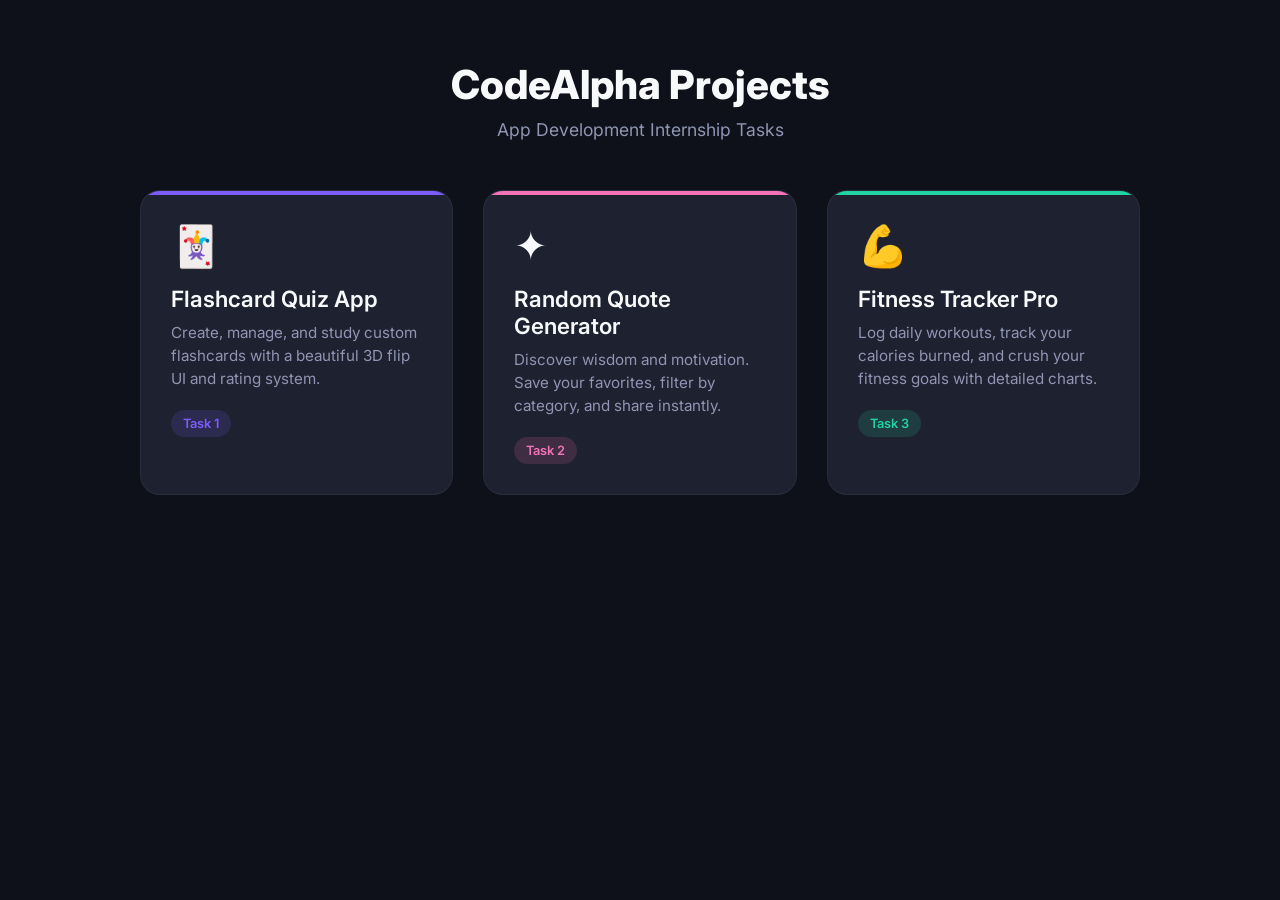
<file: CodeAlpha Internship/index.html>
<!DOCTYPE html>
<html lang="en">
<head>
  <meta charset="UTF-8" />
  <meta name="viewport" content="width=device-width, initial-scale=1.0" />
  <title>CodeAlpha Internship Projects | Portfolio</title>
  <link href="https://fonts.googleapis.com/css2?family=Inter:wght@400;600;800&display=swap" rel="stylesheet" />
  <style>
    :root {
      --bg: #0f111a;
      --surface: #1e2130;
      --text: #f8f9fa;
      --accent1: #7c5cfc; /* Flashcard */
      --accent2: #f472b6; /* Quote */
      --accent3: #22d3a3; /* Fitness */
    }
    * { box-sizing: border-box; margin: 0; padding: 0; }
    body {
      font-family: 'Inter', sans-serif;
      background: var(--bg);
      color: var(--text);
      min-height: 100vh;
      display: flex;
      flex-direction: column;
      align-items: center;
      padding: 60px 20px;
    }
    .header { text-align: center; margin-bottom: 50px; }
    .header h1 { font-size: 2.5rem; margin-bottom: 10px; font-weight: 800; }
    .header p { color: #8f95b2; font-size: 1.1rem; }
    .grid {
      display: grid;
      grid-template-columns: repeat(auto-fit, minmax(300px, 1fr));
      gap: 30px;
      width: 100%;
      max-width: 1000px;
    }
    .card {
      background: var(--surface);
      border-radius: 20px;
      padding: 30px;
      text-decoration: none;
      color: var(--text);
      transition: 0.3s cubic-bezier(0.4, 0, 0.2, 1);
      position: relative;
      overflow: hidden;
      border: 1px solid rgba(255,255,255,0.05);
    }
    .card:hover { transform: translateY(-10px); box-shadow: 0 20px 40px rgba(0,0,0,0.4); }
    .card::before {
      content: '';
      position: absolute;
      top: 0; left: 0; right: 0;
      height: 4px;
    }
    .card-1::before { background: var(--accent1); }
    .card-2::before { background: var(--accent2); }
    .card-3::before { background: var(--accent3); }
    
    .icon { font-size: 2.5rem; margin-bottom: 15px; }
    .title { font-size: 1.4rem; font-weight: 600; margin-bottom: 10px; }
    .desc { color: #8f95b2; font-size: 0.95rem; line-height: 1.5; }
    
    .badge {
      display: inline-block;
      margin-top: 20px;
      padding: 6px 12px;
      border-radius: 50px;
      font-size: 0.8rem;
      font-weight: 600;
      background: rgba(255,255,255,0.1);
    }
    .card-1 .badge { color: var(--accent1); background: rgba(124,92,252,0.15); }
    .card-2 .badge { color: var(--accent2); background: rgba(244,114,182,0.15); }
    .card-3 .badge { color: var(--accent3); background: rgba(34,211,163,0.15); }
  </style>
</head>
<body>
  <div class="header">
    <h1>CodeAlpha Projects</h1>
    <p>App Development Internship Tasks</p>
  </div>

  <div class="grid">
    <a href="FlashcardQuizApp/index.html" class="card card-1">
      <div class="icon">🃏</div>
      <h2 class="title">Flashcard Quiz App</h2>
      <p class="desc">Create, manage, and study custom flashcards with a beautiful 3D flip UI and rating system.</p>
      <div class="badge">Task 1</div>
    </a>

    <a href="RandomQuoteGenerator/index.html" class="card card-2">
      <div class="icon">✦</div>
      <h2 class="title">Random Quote Generator</h2>
      <p class="desc">Discover wisdom and motivation. Save your favorites, filter by category, and share instantly.</p>
      <div class="badge">Task 2</div>
    </a>

    <a href="FitnessTrackerApp/index.html" class="card card-3">
      <div class="icon">💪</div>
      <h2 class="title">Fitness Tracker Pro</h2>
      <p class="desc">Log daily workouts, track your calories burned, and crush your fitness goals with detailed charts.</p>
      <div class="badge">Task 3</div>
    </a>
  </div>
</body>
</html>
</file>
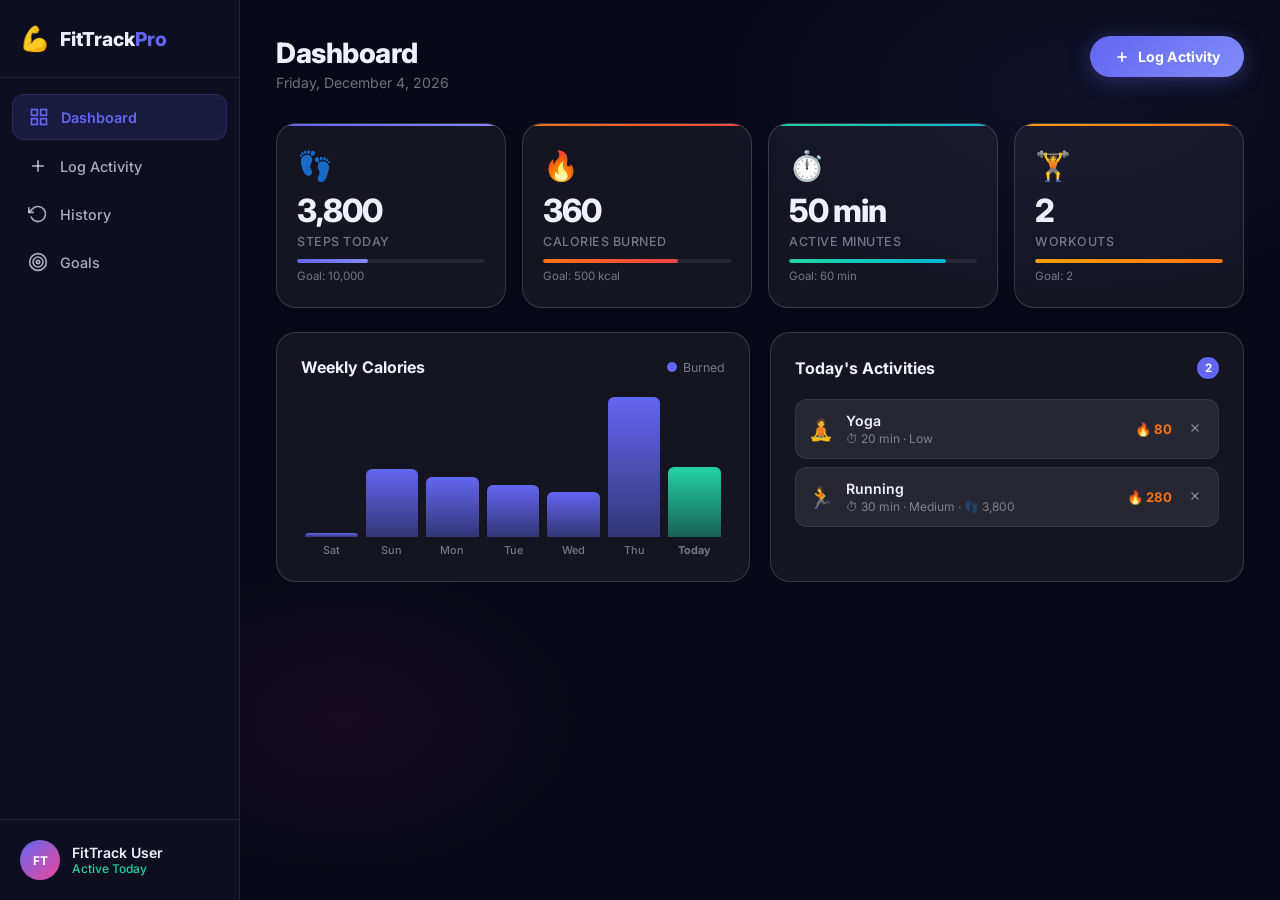
<file: CodeAlpha Internship/FitnessTrackerApp/index.html>
<!DOCTYPE html>
<html lang="en">
<head>
  <meta charset="UTF-8" />
  <meta name="viewport" content="width=device-width, initial-scale=1.0" />
  <title>FitTrack Pro | Fitness Tracker</title>
  <meta name="description" content="Track your daily fitness activities, calories, workouts, and steps with FitTrack Pro's beautiful dashboard." />
  <link rel="preconnect" href="https://fonts.googleapis.com" />
  <link rel="preconnect" href="https://fonts.gstatic.com" crossorigin />
  <link href="https://fonts.googleapis.com/css2?family=Inter:wght@300;400;500;600;700;800;900&display=swap" rel="stylesheet" />
  <link rel="stylesheet" href="style.css" />
</head>
<body>
  <!-- Sidebar Navigation -->
  <aside class="sidebar" id="sidebar">
    <div class="sidebar-logo">
      <span class="sidebar-logo-icon">💪</span>
      <span class="sidebar-logo-text">FitTrack<span class="accent">Pro</span></span>
    </div>
    <nav class="sidebar-nav">
      <button class="nav-item active" id="navDashboard" onclick="showPage('dashboard')">
        <svg width="20" height="20" fill="none" stroke="currentColor" stroke-width="2" viewBox="0 0 24 24"><rect x="3" y="3" width="7" height="7"/><rect x="14" y="3" width="7" height="7"/><rect x="14" y="14" width="7" height="7"/><rect x="3" y="14" width="7" height="7"/></svg>
        Dashboard
      </button>
      <button class="nav-item" id="navLog" onclick="showPage('log')">
        <svg width="20" height="20" fill="none" stroke="currentColor" stroke-width="2" viewBox="0 0 24 24"><line x1="12" y1="5" x2="12" y2="19"/><line x1="5" y1="12" x2="19" y2="12"/></svg>
        Log Activity
      </button>
      <button class="nav-item" id="navHistory" onclick="showPage('history')">
        <svg width="20" height="20" fill="none" stroke="currentColor" stroke-width="2" viewBox="0 0 24 24"><polyline points="1 4 1 10 7 10"/><path d="M3.51 15a9 9 0 102.13-9.36L1 10"/></svg>
        History
      </button>
      <button class="nav-item" id="navGoals" onclick="showPage('goals')">
        <svg width="20" height="20" fill="none" stroke="currentColor" stroke-width="2" viewBox="0 0 24 24"><circle cx="12" cy="12" r="10"/><circle cx="12" cy="12" r="6"/><circle cx="12" cy="12" r="2"/></svg>
        Goals
      </button>
    </nav>
    <div class="sidebar-footer">
      <div class="sidebar-user">
        <div class="user-avatar">FT</div>
        <div class="user-info">
          <div class="user-name">FitTrack User</div>
          <div class="user-sub">Active Today</div>
        </div>
      </div>
    </div>
  </aside>

  <!-- Mobile Header -->
  <header class="mobile-header">
    <button class="hamburger" onclick="toggleSidebar()" id="hamburger">
      <svg width="22" height="22" fill="none" stroke="currentColor" stroke-width="2" viewBox="0 0 24 24"><line x1="3" y1="6" x2="21" y2="6"/><line x1="3" y1="12" x2="21" y2="12"/><line x1="3" y1="18" x2="21" y2="18"/></svg>
    </button>
    <div class="mobile-logo">💪 FitTrack<span class="accent">Pro</span></div>
    <div class="mobile-date" id="mobileDate"></div>
  </header>

  <!-- Main Content -->
  <main class="main-content">
    <!-- ===== DASHBOARD PAGE ===== -->
    <div class="page active" id="pageDashboard">
      <div class="page-header">
        <div>
          <h1 class="page-title">Dashboard</h1>
          <p class="page-subtitle" id="todayDateLabel"></p>
        </div>
        <button class="primary-btn" onclick="showPage('log')">
          <svg width="16" height="16" fill="none" stroke="currentColor" stroke-width="2.5" viewBox="0 0 24 24"><line x1="12" y1="5" x2="12" y2="19"/><line x1="5" y1="12" x2="19" y2="12"/></svg>
          Log Activity
        </button>
      </div>

      <!-- Stat Cards -->
      <div class="stats-grid">
        <div class="stat-card stat-steps">
          <div class="stat-icon">👣</div>
          <div class="stat-value" id="todaySteps">0</div>
          <div class="stat-label">Steps Today</div>
          <div class="stat-progress-wrap">
            <div class="stat-progress" id="stepsProgress"></div>
          </div>
          <div class="stat-goal" id="stepsGoalLabel">Goal: 10,000</div>
        </div>
        <div class="stat-card stat-calories">
          <div class="stat-icon">🔥</div>
          <div class="stat-value" id="todayCalories">0</div>
          <div class="stat-label">Calories Burned</div>
          <div class="stat-progress-wrap">
            <div class="stat-progress" id="calsProgress"></div>
          </div>
          <div class="stat-goal" id="calsGoalLabel">Goal: 500 kcal</div>
        </div>
        <div class="stat-card stat-duration">
          <div class="stat-icon">⏱️</div>
          <div class="stat-value" id="todayDuration">0 min</div>
          <div class="stat-label">Active Minutes</div>
          <div class="stat-progress-wrap">
            <div class="stat-progress" id="durProgress"></div>
          </div>
          <div class="stat-goal" id="durGoalLabel">Goal: 60 min</div>
        </div>
        <div class="stat-card stat-workouts">
          <div class="stat-icon">🏋️</div>
          <div class="stat-value" id="todayWorkouts">0</div>
          <div class="stat-label">Workouts</div>
          <div class="stat-progress-wrap">
            <div class="stat-progress" id="workoutsProgress"></div>
          </div>
          <div class="stat-goal">Goal: 2</div>
        </div>
      </div>

      <!-- Weekly Chart + Recent Activity -->
      <div class="dashboard-grid">
        <!-- Weekly Chart -->
        <div class="chart-card">
          <div class="card-header">
            <h2 class="card-title">Weekly Calories</h2>
            <div class="chart-legend">
              <span class="legend-dot" style="background: var(--accent)"></span>
              <span>Burned</span>
            </div>
          </div>
          <div class="bar-chart" id="weeklyChart"></div>
        </div>

        <!-- Today's Activities -->
        <div class="activities-card">
          <div class="card-header">
            <h2 class="card-title">Today's Activities</h2>
            <span class="badge" id="todayCount">0</span>
          </div>
          <div class="activity-list" id="todayActivities">
            <div class="empty-list">
              <span class="empty-emoji">🌟</span>
              <p>No activities logged today.<br>Start moving!</p>
            </div>
          </div>
        </div>
      </div>
    </div>

    <!-- ===== LOG ACTIVITY PAGE ===== -->
    <div class="page" id="pageLog">
      <div class="page-header">
        <div>
          <h1 class="page-title">Log Activity</h1>
          <p class="page-subtitle">Record your fitness for today</p>
        </div>
      </div>

      <div class="log-layout">
        <!-- Form -->
        <div class="log-form-card">
          <div class="exercise-types">
            <button class="ex-type active" data-type="Running" onclick="selectType(this)">🏃 Running</button>
            <button class="ex-type" data-type="Cycling" onclick="selectType(this)">🚴 Cycling</button>
            <button class="ex-type" data-type="Swimming" onclick="selectType(this)">🏊 Swimming</button>
            <button class="ex-type" data-type="Gym" onclick="selectType(this)">🏋️ Gym</button>
            <button class="ex-type" data-type="Yoga" onclick="selectType(this)">🧘 Yoga</button>
            <button class="ex-type" data-type="Walking" onclick="selectType(this)">🚶 Walking</button>
            <button class="ex-type" data-type="HIIT" onclick="selectType(this)">⚡ HIIT</button>
            <button class="ex-type" data-type="Sports" onclick="selectType(this)">⚽ Sports</button>
          </div>

          <div class="form-grid">
            <div class="form-group">
              <label class="form-label" for="logDate">Date</label>
              <input class="form-input" type="date" id="logDate" />
            </div>
            <div class="form-group">
              <label class="form-label" for="logDuration">Duration (minutes)</label>
              <input class="form-input" type="number" id="logDuration" placeholder="e.g. 30" min="1" max="600" />
            </div>
            <div class="form-group">
              <label class="form-label" for="logCalories">Calories Burned</label>
              <input class="form-input" type="number" id="logCalories" placeholder="e.g. 250" min="0" max="5000" />
            </div>
            <div class="form-group">
              <label class="form-label" for="logSteps">Steps (optional)</label>
              <input class="form-input" type="number" id="logSteps" placeholder="e.g. 5000" min="0" max="100000" />
            </div>
            <div class="form-group full-width">
              <label class="form-label" for="logIntensity">Intensity</label>
              <div class="intensity-row" id="intensityRow">
                <button class="intensity-btn" data-level="Low" onclick="selectIntensity(this)">🟢 Low</button>
                <button class="intensity-btn active" data-level="Medium" onclick="selectIntensity(this)">🟡 Medium</button>
                <button class="intensity-btn" data-level="High" onclick="selectIntensity(this)">🔴 High</button>
              </div>
            </div>
            <div class="form-group full-width">
              <label class="form-label" for="logNotes">Notes (optional)</label>
              <textarea class="form-input" id="logNotes" rows="2" placeholder="How did it go? Personal record?"></textarea>
            </div>
          </div>

          <button class="primary-btn full-btn" onclick="logActivity()">
            <svg width="18" height="18" fill="none" stroke="currentColor" stroke-width="2.5" viewBox="0 0 24 24"><polyline points="20 6 9 17 4 12"/></svg>
            Log Activity
          </button>
        </div>

        <!-- Calorie Estimator -->
        <div class="estimator-card">
          <h3 class="card-title">🧮 Calorie Estimator</h3>
          <p class="estimator-desc">Approximate calories burned based on weight and duration.</p>
          <div class="form-group">
            <label class="form-label">Your Weight (kg)</label>
            <input class="form-input" type="number" id="estWeight" placeholder="e.g. 70" value="70" oninput="estimateCalories()" />
          </div>
          <div class="estimator-result" id="estimatorResult">
            <div class="est-label">Estimated calories:</div>
            <div class="est-value" id="estValue">—</div>
          </div>
          <p class="estimator-tip">💡 Fill in duration and select an exercise type to auto-estimate.</p>
          <button class="secondary-btn full-btn" onclick="applyEstimate()">Apply Estimate →</button>
        </div>
      </div>
    </div>

    <!-- ===== HISTORY PAGE ===== -->
    <div class="page" id="pageHistory">
      <div class="page-header">
        <div>
          <h1 class="page-title">Activity History</h1>
          <p class="page-subtitle">All your logged workouts</p>
        </div>
        <button class="danger-btn" onclick="clearHistory()">
          <svg width="16" height="16" fill="none" stroke="currentColor" stroke-width="2" viewBox="0 0 24 24"><polyline points="3 6 5 6 21 6"/><path d="M19 6l-1 14a2 2 0 01-2 2H8a2 2 0 01-2-2L5 6"/></svg>
          Clear All
        </button>
      </div>

      <div class="filter-row">
        <select class="form-input filter-select" id="filterType" onchange="renderHistory()">
          <option value="all">All Types</option>
          <option value="Running">Running</option>
          <option value="Cycling">Cycling</option>
          <option value="Swimming">Swimming</option>
          <option value="Gym">Gym</option>
          <option value="Yoga">Yoga</option>
          <option value="Walking">Walking</option>
          <option value="HIIT">HIIT</option>
          <option value="Sports">Sports</option>
        </select>
        <select class="form-input filter-select" id="filterPeriod" onchange="renderHistory()">
          <option value="all">All Time</option>
          <option value="7">Last 7 Days</option>
          <option value="30">Last 30 Days</option>
        </select>
      </div>

      <div class="history-list" id="historyList">
        <div class="empty-list center">
          <span class="empty-emoji">📋</span>
          <p>No activities recorded yet.</p>
        </div>
      </div>
    </div>

    <!-- ===== GOALS PAGE ===== -->
    <div class="page" id="pageGoals">
      <div class="page-header">
        <div>
          <h1 class="page-title">Daily Goals</h1>
          <p class="page-subtitle">Set your targets and crush them</p>
        </div>
      </div>
      <div class="goals-grid">
        <div class="goal-card">
          <div class="goal-header">
            <span class="goal-icon">👣</span>
            <h3>Daily Steps</h3>
          </div>
          <input class="form-input" type="number" id="goalSteps" value="10000" min="1000" max="100000" />
          <div class="goal-ring-wrap">
            <svg class="goal-ring" viewBox="0 0 100 100">
              <circle class="ring-bg" cx="50" cy="50" r="40" />
              <circle class="ring-fill steps-ring" id="ringSteps" cx="50" cy="50" r="40" />
            </svg>
            <div class="ring-label"><span id="ringStepsPct">0%</span></div>
          </div>
        </div>
        <div class="goal-card">
          <div class="goal-header">
            <span class="goal-icon">🔥</span>
            <h3>Calories Burned</h3>
          </div>
          <input class="form-input" type="number" id="goalCalories" value="500" min="100" max="5000" />
          <div class="goal-ring-wrap">
            <svg class="goal-ring" viewBox="0 0 100 100">
              <circle class="ring-bg" cx="50" cy="50" r="40" />
              <circle class="ring-fill cals-ring" id="ringCals" cx="50" cy="50" r="40" />
            </svg>
            <div class="ring-label"><span id="ringCalsPct">0%</span></div>
          </div>
        </div>
        <div class="goal-card">
          <div class="goal-header">
            <span class="goal-icon">⏱️</span>
            <h3>Active Minutes</h3>
          </div>
          <input class="form-input" type="number" id="goalDuration" value="60" min="10" max="480" />
          <div class="goal-ring-wrap">
            <svg class="goal-ring" viewBox="0 0 100 100">
              <circle class="ring-bg" cx="50" cy="50" r="40" />
              <circle class="ring-fill dur-ring" id="ringDur" cx="50" cy="50" r="40" />
            </svg>
            <div class="ring-label"><span id="ringDurPct">0%</span></div>
          </div>
        </div>
      </div>
      <button class="primary-btn" style="margin-top:24px;" onclick="saveGoals()">
        <svg width="16" height="16" fill="none" stroke="currentColor" stroke-width="2.5" viewBox="0 0 24 24"><polyline points="20 6 9 17 4 12"/></svg>
        Save Goals
      </button>
    </div>
  </main>

  <!-- Sidebar Backdrop -->
  <div class="sidebar-backdrop" id="sidebarBackdrop" onclick="toggleSidebar()"></div>

  <!-- Toast -->
  <div class="toast" id="toast"></div>

  <script src="app.js"></script>
</body>
</html>
</file>
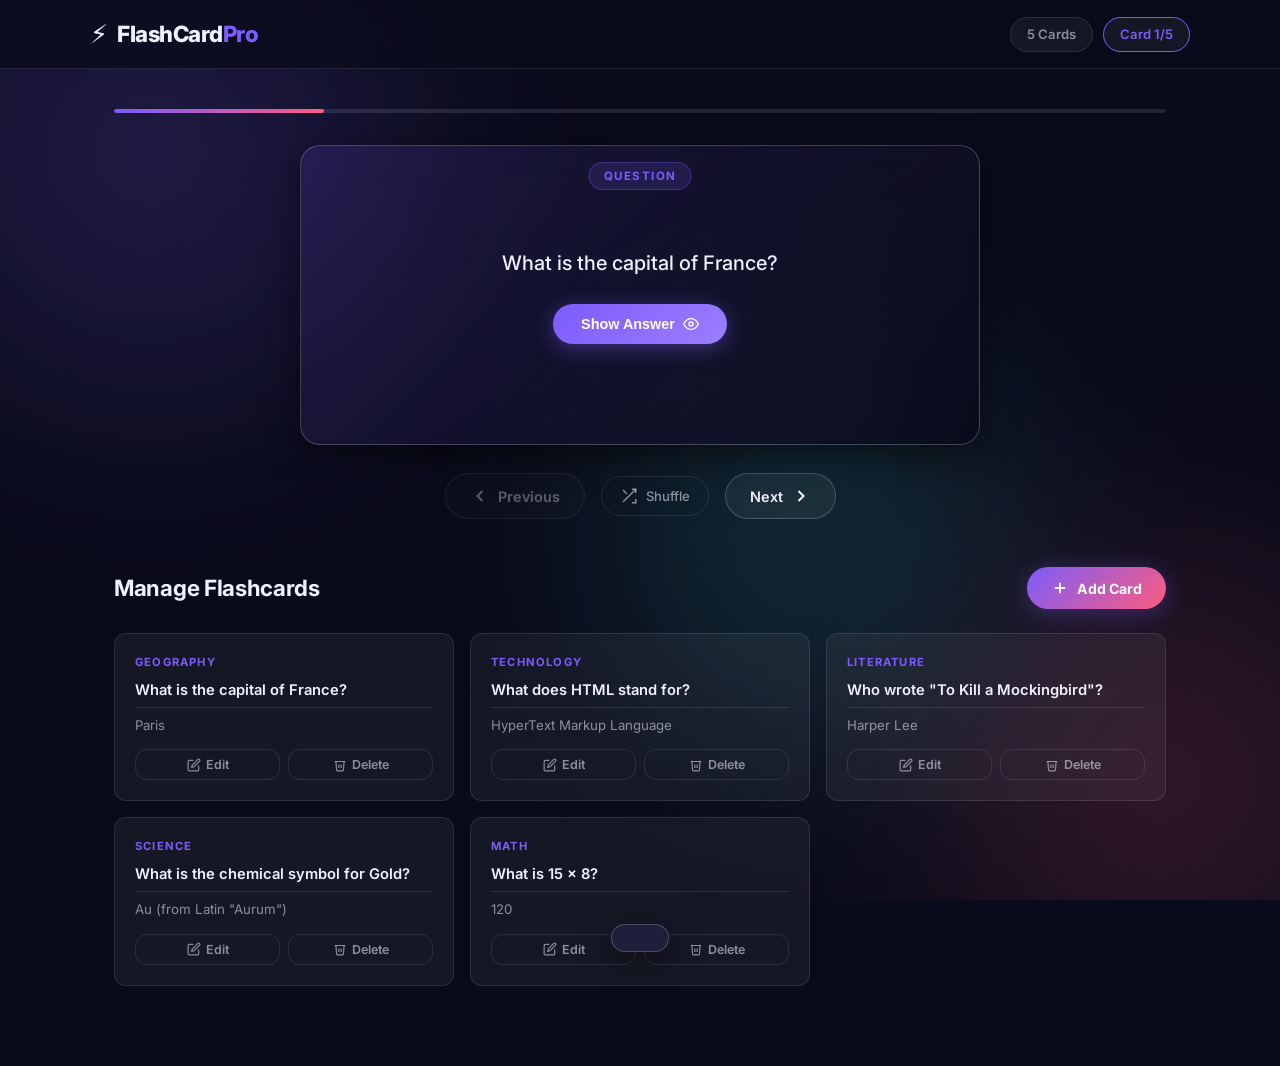
<file: CodeAlpha Internship/FlashcardQuizApp/index.html>
<!DOCTYPE html>
<html lang="en">
<head>
  <meta charset="UTF-8" />
  <meta name="viewport" content="width=device-width, initial-scale=1.0" />
  <title>Flashcard Quiz App | CodeAlpha</title>
  <meta name="description" content="A beautiful flashcard quiz app to help you study and memorize topics efficiently." />
  <link rel="preconnect" href="https://fonts.googleapis.com" />
  <link rel="preconnect" href="https://fonts.gstatic.com" crossorigin />
  <link href="https://fonts.googleapis.com/css2?family=Inter:wght@300;400;500;600;700;800&display=swap" rel="stylesheet" />
  <link rel="stylesheet" href="style.css" />
</head>
<body>
  <div class="bg-blobs">
    <div class="blob blob-1"></div>
    <div class="blob blob-2"></div>
    <div class="blob blob-3"></div>
  </div>

  <header class="header">
    <div class="header-inner">
      <div class="logo">
        <span class="logo-icon">⚡</span>
        <span class="logo-text">FlashCard<span class="logo-accent">Pro</span></span>
      </div>
      <div class="header-stats">
        <div class="stat-pill" id="totalCards">0 Cards</div>
        <div class="stat-pill progress-pill" id="progressPill">Card 0/0</div>
      </div>
    </div>
  </header>

  <main class="main">
    <!-- Flashcard Section -->
    <section class="card-section" id="cardSection">
      <div class="progress-bar-wrap">
        <div class="progress-bar" id="progressBar"></div>
      </div>

      <div class="card-wrapper">
        <div class="flashcard" id="flashcard">
          <div class="card-face card-front">
            <div class="card-tag">Question</div>
            <p class="card-text" id="questionText">No flashcards yet. Add some below!</p>
            <button class="show-answer-btn" id="showAnswerBtn" onclick="revealAnswer()">
              <span>Show Answer</span>
              <svg width="16" height="16" fill="none" stroke="currentColor" stroke-width="2" viewBox="0 0 24 24"><path d="M1 12s4-8 11-8 11 8 11 8-4 8-11 8-11-8-11-8z"/><circle cx="12" cy="12" r="3"/></svg>
            </button>
          </div>
          <div class="card-face card-back">
            <div class="card-tag answer-tag">Answer</div>
            <p class="card-text" id="answerText"></p>
            <div class="rating-row">
              <span class="rating-label">How well did you know it?</span>
              <div class="rating-btns">
                <button class="rate-btn rate-hard" onclick="rateCard('hard')">😅 Hard</button>
                <button class="rate-btn rate-ok" onclick="rateCard('ok')">🙂 OK</button>
                <button class="rate-btn rate-easy" onclick="rateCard('easy')">🎉 Easy</button>
              </div>
            </div>
          </div>
        </div>
      </div>

      <div class="nav-controls">
        <button class="nav-btn" id="prevBtn" onclick="prevCard()">
          <svg width="20" height="20" fill="none" stroke="currentColor" stroke-width="2.5" viewBox="0 0 24 24"><path d="M15 18l-6-6 6-6"/></svg>
          Previous
        </button>
        <button class="shuffle-btn" onclick="shuffleCards()">
          <svg width="18" height="18" fill="none" stroke="currentColor" stroke-width="2" viewBox="0 0 24 24"><polyline points="16 3 21 3 21 8"/><line x1="4" y1="20" x2="21" y2="3"/><polyline points="21 16 21 21 16 21"/><line x1="4" y1="4" x2="9" y2="9"/></svg>
          Shuffle
        </button>
        <button class="nav-btn" id="nextBtn" onclick="nextCard()">
          Next
          <svg width="20" height="20" fill="none" stroke="currentColor" stroke-width="2.5" viewBox="0 0 24 24"><path d="M9 18l6-6-6-6"/></svg>
        </button>
      </div>
    </section>

    <!-- Manage Cards Section -->
    <section class="manage-section">
      <div class="section-header">
        <h2 class="section-title">Manage Flashcards</h2>
        <button class="add-btn" onclick="openModal()">
          <svg width="18" height="18" fill="none" stroke="currentColor" stroke-width="2.5" viewBox="0 0 24 24"><line x1="12" y1="5" x2="12" y2="19"/><line x1="5" y1="12" x2="19" y2="12"/></svg>
          Add Card
        </button>
      </div>

      <div class="cards-grid" id="cardsGrid">
        <!-- Cards rendered here by JS -->
      </div>

      <div class="empty-state" id="emptyState">
        <div class="empty-icon">📚</div>
        <h3>No flashcards yet</h3>
        <p>Click "Add Card" to create your first flashcard and start studying!</p>
      </div>
    </section>
  </main>

  <!-- Modal -->
  <div class="modal-overlay" id="modalOverlay" onclick="closeModalOnOverlay(event)">
    <div class="modal" id="modal">
      <div class="modal-header">
        <h3 class="modal-title" id="modalTitle">Add Flashcard</h3>
        <button class="modal-close" onclick="closeModal()">
          <svg width="20" height="20" fill="none" stroke="currentColor" stroke-width="2.5" viewBox="0 0 24 24"><line x1="18" y1="6" x2="6" y2="18"/><line x1="6" y1="6" x2="18" y2="18"/></svg>
        </button>
      </div>
      <div class="modal-body">
        <div class="form-group">
          <label class="form-label" for="questionInput">Question</label>
          <textarea class="form-input" id="questionInput" placeholder="Enter your question here..." rows="3"></textarea>
        </div>
        <div class="form-group">
          <label class="form-label" for="answerInput">Answer</label>
          <textarea class="form-input" id="answerInput" placeholder="Enter the answer here..." rows="3"></textarea>
        </div>
        <div class="form-group">
          <label class="form-label" for="categoryInput">Category (optional)</label>
          <input class="form-input" id="categoryInput" type="text" placeholder="e.g., Science, Math, History" />
        </div>
      </div>
      <div class="modal-footer">
        <button class="btn-cancel" onclick="closeModal()">Cancel</button>
        <button class="btn-save" id="saveBtn" onclick="saveCard()">Save Card</button>
      </div>
    </div>
  </div>

  <!-- Toast -->
  <div class="toast" id="toast"></div>

  <script src="app.js"></script>
</body>
</html>
</file>
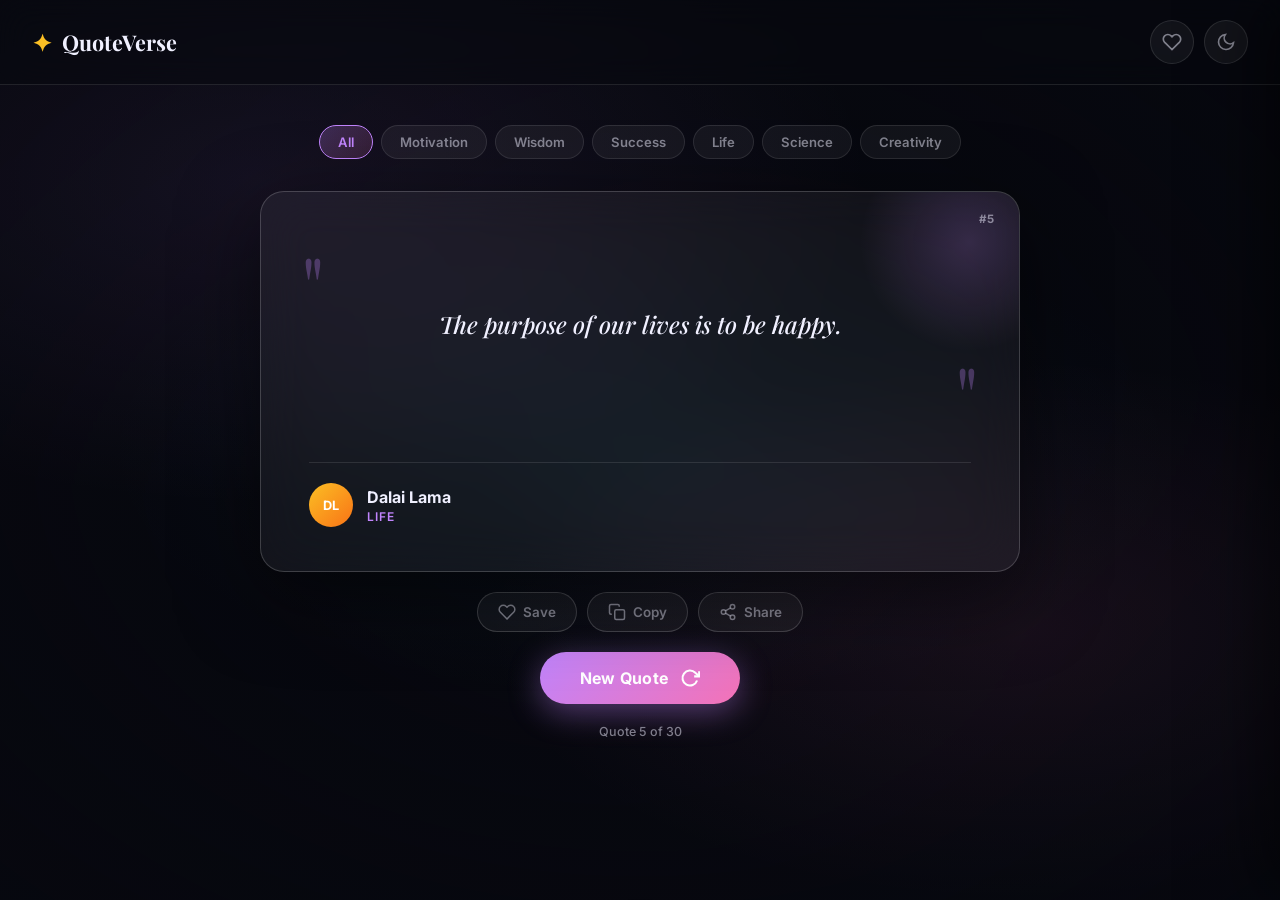
<file: CodeAlpha Internship/RandomQuoteGenerator/index.html>
<!DOCTYPE html>
<html lang="en">
<head>
  <meta charset="UTF-8" />
  <meta name="viewport" content="width=device-width, initial-scale=1.0" />
  <title>Random Quote Generator | CodeAlpha</title>
  <meta name="description" content="Get inspired with beautiful random quotes. Share, copy, and discover wisdom every day." />
  <link rel="preconnect" href="https://fonts.googleapis.com" />
  <link rel="preconnect" href="https://fonts.gstatic.com" crossorigin />
  <link href="https://fonts.googleapis.com/css2?family=Playfair+Display:ital,wght@0,600;0,700;1,500&family=Inter:wght@300;400;500;600;700&display=swap" rel="stylesheet" />
  <link rel="stylesheet" href="style.css" />
</head>
<body>
  <!-- Animated background -->
  <div class="bg-canvas" id="bgCanvas"></div>
  <div class="bg-overlay"></div>

  <div class="app-shell">
    <!-- Header -->
    <header class="header">
      <div class="header-logo">
        <span class="logo-sparkle">✦</span>
        <span>QuoteVerse</span>
      </div>
      <div class="header-actions">
        <button class="icon-btn" id="favoritesToggle" onclick="toggleFavoritesPanel()" title="Favorites">
          <svg width="20" height="20" fill="none" stroke="currentColor" stroke-width="2" viewBox="0 0 24 24"><path d="M20.84 4.61a5.5 5.5 0 00-7.78 0L12 5.67l-1.06-1.06a5.5 5.5 0 00-7.78 7.78l1.06 1.06L12 21.23l7.78-7.78 1.06-1.06a5.5 5.5 0 000-7.78z"/></svg>
          <span class="fav-count" id="favCount">0</span>
        </button>
        <button class="icon-btn" onclick="toggleDark()" title="Toggle theme" id="themeBtn">
          <svg width="20" height="20" fill="none" stroke="currentColor" stroke-width="2" viewBox="0 0 24 24" id="themeIcon"><path d="M21 12.79A9 9 0 1111.21 3 7 7 0 0021 12.79z"/></svg>
        </button>
      </div>
    </header>

    <main class="main-content">
      <!-- Category Filter -->
      <div class="category-bar" id="categoryBar">
        <button class="cat-btn active" data-cat="all" onclick="filterCategory(this, 'all')">All</button>
        <button class="cat-btn" data-cat="Motivation" onclick="filterCategory(this, 'Motivation')">Motivation</button>
        <button class="cat-btn" data-cat="Wisdom" onclick="filterCategory(this, 'Wisdom')">Wisdom</button>
        <button class="cat-btn" data-cat="Success" onclick="filterCategory(this, 'Success')">Success</button>
        <button class="cat-btn" data-cat="Life" onclick="filterCategory(this, 'Life')">Life</button>
        <button class="cat-btn" data-cat="Science" onclick="filterCategory(this, 'Science')">Science</button>
        <button class="cat-btn" data-cat="Creativity" onclick="filterCategory(this, 'Creativity')">Creativity</button>
      </div>

      <!-- Quote Card -->
      <div class="quote-stage">
        <div class="quote-card" id="quoteCard">
          <div class="quote-glow"></div>
          <div class="quote-number" id="quoteNumber">#1</div>
          <div class="quote-body">
            <div class="quote-mark open">"</div>
            <blockquote class="quote-text" id="quoteText">
              The only way to do great work is to love what you do.
            </blockquote>
            <div class="quote-mark close">"</div>
          </div>
          <div class="quote-author-row">
            <div class="author-avatar" id="authorAvatar">SJ</div>
            <div class="author-info">
              <div class="author-name" id="authorName">Steve Jobs</div>
              <div class="quote-category" id="quoteCategory">Motivation</div>
            </div>
          </div>
        </div>

        <!-- Action buttons -->
        <div class="action-row">
          <button class="action-btn-pill" id="likeBtn" onclick="toggleFavorite()" title="Save to favorites">
            <svg width="18" height="18" fill="none" stroke="currentColor" stroke-width="2" viewBox="0 0 24 24" id="heartIcon"><path d="M20.84 4.61a5.5 5.5 0 00-7.78 0L12 5.67l-1.06-1.06a5.5 5.5 0 00-7.78 7.78l1.06 1.06L12 21.23l7.78-7.78 1.06-1.06a5.5 5.5 0 000-7.78z"/></svg>
            <span id="likeLabel">Save</span>
          </button>
          <button class="action-btn-pill" onclick="copyQuote()" title="Copy to clipboard">
            <svg width="18" height="18" fill="none" stroke="currentColor" stroke-width="2" viewBox="0 0 24 24"><rect x="9" y="9" width="13" height="13" rx="2" ry="2"/><path d="M5 15H4a2 2 0 01-2-2V4a2 2 0 012-2h9a2 2 0 012 2v1"/></svg>
            <span id="copyLabel">Copy</span>
          </button>
          <button class="action-btn-pill" onclick="shareQuote()" title="Share">
            <svg width="18" height="18" fill="none" stroke="currentColor" stroke-width="2" viewBox="0 0 24 24"><circle cx="18" cy="5" r="3"/><circle cx="6" cy="12" r="3"/><circle cx="18" cy="19" r="3"/><line x1="8.59" y1="13.51" x2="15.42" y2="17.49"/><line x1="15.41" y1="6.51" x2="8.59" y2="10.49"/></svg>
            <span>Share</span>
          </button>
        </div>

        <!-- New Quote Button -->
        <button class="new-quote-btn" id="newQuoteBtn" onclick="newQuote()">
          <span class="btn-text">New Quote</span>
          <svg class="btn-icon" width="20" height="20" fill="none" stroke="currentColor" stroke-width="2.5" viewBox="0 0 24 24"><polyline points="23 4 23 10 17 10"/><path d="M20.49 15a9 9 0 11-2.12-9.36L23 10"/></svg>
        </button>

        <!-- Quote counter -->
        <div class="quote-counter" id="quoteCounter">Quote 1 of 30</div>
      </div>
    </main>

    <!-- Favorites Panel -->
    <div class="favorites-panel" id="favoritesPanel">
      <div class="fav-header">
        <h3>❤️ Saved Quotes</h3>
        <button class="icon-btn" onclick="toggleFavoritesPanel()">
          <svg width="18" height="18" fill="none" stroke="currentColor" stroke-width="2" viewBox="0 0 24 24"><line x1="18" y1="6" x2="6" y2="18"/><line x1="6" y1="6" x2="18" y2="18"/></svg>
        </button>
      </div>
      <div class="fav-list" id="favList">
        <div class="fav-empty">No saved quotes yet.<br/>Tap the heart to save!</div>
      </div>
    </div>
    <div class="panel-backdrop" id="panelBackdrop" onclick="toggleFavoritesPanel()"></div>
  </div>

  <!-- Toast -->
  <div class="toast" id="toast"></div>

  <script src="app.js"></script>
</body>
</html>
</file>
<file: CodeAlpha Internship/FitnessTrackerApp/style.css>
/* =====================================================
   FITNESS TRACKER APP — Premium Dark Dashboard
   ===================================================== */

*, *::before, *::after { box-sizing: border-box; margin: 0; padding: 0; }

:root {
  --bg: #080916;
  --sidebar-bg: #0d0e20;
  --surface: rgba(255,255,255,0.05);
  --surface-2: rgba(255,255,255,0.08);
  --border: rgba(255,255,255,0.08);
  --border-bright: rgba(255,255,255,0.15);
  --text: #eef0ff;
  --text-muted: rgba(238,240,255,0.45);
  --text-mid: rgba(238,240,255,0.7);
  --accent: #6366f1;
  --accent-2: #ec4899;
  --green: #22d3a3;
  --yellow: #f59e0b;
  --red: #ef4444;
  --orange: #f97316;
  --radius: 20px;
  --radius-sm: 12px;
  --shadow: 0 20px 60px rgba(0,0,0,0.5);
  --transition: 0.3s cubic-bezier(0.4,0,0.2,1);
  --font: 'Inter', system-ui, sans-serif;
  --sidebar-w: 240px;
}

html { scroll-behavior: smooth; }
body {
  font-family: var(--font);
  background: var(--bg);
  color: var(--text);
  min-height: 100vh;
  display: flex;
  overflow-x: hidden;
}

/* ─── Sidebar ──────────────────────────────────────── */
.sidebar {
  position: fixed;
  left: 0; top: 0; bottom: 0;
  width: var(--sidebar-w);
  background: var(--sidebar-bg);
  border-right: 1px solid var(--border);
  display: flex;
  flex-direction: column;
  z-index: 100;
  transition: transform 0.35s cubic-bezier(0.4,0,0.2,1);
}
.sidebar-logo {
  display: flex;
  align-items: center;
  gap: 10px;
  padding: 24px 20px;
  font-size: 1.2rem;
  font-weight: 800;
  border-bottom: 1px solid var(--border);
}
.sidebar-logo-icon { font-size: 1.5rem; }
.sidebar-logo-text .accent { color: var(--accent); }
.accent { color: var(--accent); }

.sidebar-nav {
  flex: 1;
  padding: 16px 12px;
  display: flex;
  flex-direction: column;
  gap: 4px;
}
.nav-item {
  display: flex;
  align-items: center;
  gap: 12px;
  width: 100%;
  padding: 12px 16px;
  border: none;
  border-radius: var(--radius-sm);
  background: transparent;
  color: var(--text-mid);
  font-family: var(--font);
  font-size: 0.9rem;
  font-weight: 500;
  cursor: pointer;
  transition: var(--transition);
  text-align: left;
}
.nav-item:hover { background: var(--surface-2); color: var(--text); }
.nav-item.active { background: rgba(99,102,241,0.15); color: var(--accent); border: 1px solid rgba(99,102,241,0.2); font-weight: 600; }

.sidebar-footer { padding: 20px; border-top: 1px solid var(--border); }
.sidebar-user { display: flex; align-items: center; gap: 12px; }
.user-avatar {
  width: 40px; height: 40px;
  border-radius: 50%;
  background: linear-gradient(135deg, var(--accent), var(--accent-2));
  display: flex; align-items: center; justify-content: center;
  font-size: 0.75rem;
  font-weight: 700;
  color: #fff;
  flex-shrink: 0;
}
.user-name { font-size: 0.88rem; font-weight: 600; }
.user-sub { font-size: 0.75rem; color: var(--green); font-weight: 500; }

/* ─── Mobile Header ─────────────────────────────────── */
.mobile-header {
  display: none;
  position: fixed;
  top: 0; left: 0; right: 0;
  height: 60px;
  background: var(--sidebar-bg);
  border-bottom: 1px solid var(--border);
  align-items: center;
  justify-content: space-between;
  padding: 0 16px;
  z-index: 99;
}
.hamburger {
  background: var(--surface);
  border: 1px solid var(--border);
  color: var(--text);
  border-radius: var(--radius-sm);
  width: 38px; height: 38px;
  display: flex; align-items: center; justify-content: center;
  cursor: pointer;
}
.mobile-logo { font-size: 1rem; font-weight: 800; }
.mobile-date { font-size: 0.75rem; color: var(--text-muted); }

/* Sidebar backdrop for mobile */
.sidebar-backdrop {
  display: none;
  position: fixed;
  inset: 0;
  background: rgba(0,0,0,0.6);
  z-index: 99;
}
.sidebar-backdrop.active { display: block; }

/* ─── Main Content ──────────────────────────────────── */
.main-content {
  margin-left: var(--sidebar-w);
  flex: 1;
  padding: 36px;
  min-height: 100vh;
  background: 
    radial-gradient(ellipse 60% 40% at 80% 10%, rgba(99,102,241,0.08) 0%, transparent 60%),
    radial-gradient(ellipse 40% 30% at 10% 80%, rgba(236,72,153,0.06) 0%, transparent 60%);
}

/* ─── Pages ─────────────────────────────────────────── */
.page { display: none; }
.page.active { display: block; animation: fadeUp 0.4s ease; }
@keyframes fadeUp {
  from { opacity: 0; transform: translateY(12px); }
  to   { opacity: 1; transform: translateY(0); }
}

.page-header {
  display: flex;
  align-items: flex-start;
  justify-content: space-between;
  margin-bottom: 32px;
  flex-wrap: wrap;
  gap: 16px;
}
.page-title { font-size: 1.75rem; font-weight: 800; letter-spacing: -0.5px; }
.page-subtitle { font-size: 0.88rem; color: var(--text-muted); margin-top: 4px; font-weight: 400; }

/* Buttons */
.primary-btn {
  display: flex;
  align-items: center;
  gap: 8px;
  background: linear-gradient(135deg, var(--accent), #818cf8);
  color: #fff;
  border: none;
  border-radius: 50px;
  padding: 12px 24px;
  font-size: 0.88rem;
  font-weight: 700;
  cursor: pointer;
  transition: var(--transition);
  font-family: var(--font);
  box-shadow: 0 4px 20px rgba(99,102,241,0.35);
}
.primary-btn:hover { transform: translateY(-2px); box-shadow: 0 8px 28px rgba(99,102,241,0.5); }
.secondary-btn {
  display: flex;
  align-items: center;
  gap: 8px;
  background: var(--surface);
  color: var(--text);
  border: 1px solid var(--border-bright);
  border-radius: 50px;
  padding: 12px 24px;
  font-size: 0.88rem;
  font-weight: 600;
  cursor: pointer;
  transition: var(--transition);
  font-family: var(--font);
}
.secondary-btn:hover { border-color: var(--accent); color: var(--accent); }
.danger-btn {
  display: flex;
  align-items: center;
  gap: 8px;
  background: rgba(239,68,68,0.12);
  color: var(--red);
  border: 1px solid rgba(239,68,68,0.25);
  border-radius: 50px;
  padding: 10px 20px;
  font-size: 0.85rem;
  font-weight: 600;
  cursor: pointer;
  transition: var(--transition);
  font-family: var(--font);
}
.danger-btn:hover { background: rgba(239,68,68,0.2); }
.full-btn { width: 100%; justify-content: center; }

/* ─── Stats Grid ────────────────────────────────────── */
.stats-grid {
  display: grid;
  grid-template-columns: repeat(4, 1fr);
  gap: 16px;
  margin-bottom: 24px;
}
.stat-card {
  background: var(--surface);
  border: 1px solid var(--border-bright);
  border-radius: var(--radius);
  padding: 24px 20px;
  position: relative;
  overflow: hidden;
  transition: var(--transition);
}
.stat-card:hover { transform: translateY(-3px); box-shadow: var(--shadow); }
.stat-card::before {
  content: '';
  position: absolute;
  top: 0; left: 0; right: 0;
  height: 2px;
}
.stat-steps::before { background: linear-gradient(90deg, var(--accent), #818cf8); }
.stat-calories::before { background: linear-gradient(90deg, var(--orange), var(--red)); }
.stat-duration::before { background: linear-gradient(90deg, var(--green), #06b6d4); }
.stat-workouts::before { background: linear-gradient(90deg, var(--yellow), var(--orange)); }

.stat-icon { font-size: 1.8rem; margin-bottom: 8px; }
.stat-value { font-size: 2rem; font-weight: 800; letter-spacing: -1px; }
.stat-label { font-size: 0.78rem; color: var(--text-muted); font-weight: 500; margin: 4px 0 10px; text-transform: uppercase; letter-spacing: 0.5px; }
.stat-progress-wrap { height: 4px; background: var(--border); border-radius: 50px; overflow: hidden; }
.stat-progress { height: 100%; border-radius: 50px; transition: width 0.8s ease; width: 0%; }
.stat-steps .stat-progress { background: linear-gradient(90deg, var(--accent), #818cf8); }
.stat-calories .stat-progress { background: linear-gradient(90deg, var(--orange), var(--red)); }
.stat-duration .stat-progress { background: linear-gradient(90deg, var(--green), #06b6d4); }
.stat-workouts .stat-progress { background: linear-gradient(90deg, var(--yellow), var(--orange)); }
.stat-goal { font-size: 0.72rem; color: var(--text-muted); margin-top: 6px; }

/* ─── Dashboard Grid ────────────────────────────────── */
.dashboard-grid {
  display: grid;
  grid-template-columns: 1fr 1fr;
  gap: 20px;
}

/* Chart Card */
.chart-card, .activities-card {
  background: var(--surface);
  border: 1px solid var(--border-bright);
  border-radius: var(--radius);
  padding: 24px;
}
.card-header {
  display: flex;
  align-items: center;
  justify-content: space-between;
  margin-bottom: 20px;
}
.card-title { font-size: 1rem; font-weight: 700; }
.chart-legend {
  display: flex;
  align-items: center;
  gap: 6px;
  font-size: 0.78rem;
  color: var(--text-muted);
}
.legend-dot { width: 10px; height: 10px; border-radius: 50%; display: inline-block; }

/* Bar Chart */
.bar-chart {
  display: flex;
  align-items: flex-end;
  gap: 8px;
  height: 160px;
  padding: 0 4px;
}
.bar-col {
  flex: 1;
  display: flex;
  flex-direction: column;
  align-items: center;
  gap: 6px;
  height: 100%;
}
.bar-wrap {
  flex: 1;
  width: 100%;
  display: flex;
  align-items: flex-end;
  position: relative;
}
.bar {
  width: 100%;
  border-radius: 6px 6px 0 0;
  background: linear-gradient(180deg, var(--accent) 0%, rgba(99,102,241,0.4) 100%);
  min-height: 4px;
  transition: height 0.8s ease;
  position: relative;
  cursor: pointer;
}
.bar:hover { filter: brightness(1.3); }
.bar-tooltip {
  position: absolute;
  bottom: 100%;
  left: 50%;
  transform: translateX(-50%);
  background: #1c1d30;
  color: var(--text);
  font-size: 0.7rem;
  padding: 4px 8px;
  border-radius: 6px;
  white-space: nowrap;
  pointer-events: none;
  opacity: 0;
  transition: opacity 0.2s;
  margin-bottom: 4px;
  border: 1px solid var(--border);
}
.bar:hover .bar-tooltip { opacity: 1; }
.bar-label { font-size: 0.68rem; color: var(--text-muted); font-weight: 500; }
.bar-today .bar { background: linear-gradient(180deg, var(--green) 0%, rgba(34,211,163,0.4) 100%); }

/* Activity List */
.activity-list { display: flex; flex-direction: column; gap: 8px; max-height: 280px; overflow-y: auto; }
.activity-list::-webkit-scrollbar { width: 4px; }
.activity-list::-webkit-scrollbar-track { background: transparent; }
.activity-list::-webkit-scrollbar-thumb { background: var(--border-bright); border-radius: 2px; }

.activity-item {
  display: flex;
  align-items: center;
  gap: 12px;
  padding: 12px;
  background: var(--surface-2);
  border-radius: var(--radius-sm);
  border: 1px solid var(--border);
  animation: fadeUp 0.3s ease;
  position: relative;
}
.activity-emoji { font-size: 1.3rem; flex-shrink: 0; }
.activity-info { flex: 1 }
.activity-type { font-size: 0.88rem; font-weight: 600; }
.activity-meta { font-size: 0.75rem; color: var(--text-muted); margin-top: 2px; }
.activity-cals { font-size: 0.82rem; font-weight: 700; color: var(--orange); flex-shrink: 0; }
.activity-delete {
  background: transparent;
  border: none;
  color: var(--text-muted);
  cursor: pointer;
  padding: 4px;
  border-radius: 6px;
  transition: var(--transition);
  flex-shrink: 0;
}
.activity-delete:hover { color: var(--red); }

.badge {
  background: var(--accent);
  color: #fff;
  font-size: 0.72rem;
  font-weight: 700;
  min-width: 22px;
  height: 22px;
  border-radius: 50%;
  display: flex;
  align-items: center;
  justify-content: center;
}

.empty-list {
  display: flex;
  flex-direction: column;
  align-items: center;
  justify-content: center;
  padding: 40px 20px;
  text-align: center;
  color: var(--text-muted);
  font-size: 0.88rem;
  gap: 8px;
}
.empty-list.center { padding: 60px 20px; }
.empty-emoji { font-size: 2.2rem; animation: float 3s ease-in-out infinite; }
@keyframes float { 0%,100%{transform:translateY(0)} 50%{transform:translateY(-6px)} }

/* ─── Log Activity Page ──────────────────────────────── */
.log-layout {
  display: grid;
  grid-template-columns: 1fr 320px;
  gap: 24px;
  align-items: start;
}
.log-form-card, .estimator-card {
  background: var(--surface);
  border: 1px solid var(--border-bright);
  border-radius: var(--radius);
  padding: 28px;
}

/* Exercise Types */
.exercise-types {
  display: flex;
  flex-wrap: wrap;
  gap: 8px;
  margin-bottom: 24px;
}
.ex-type {
  background: var(--surface-2);
  border: 1px solid var(--border);
  color: var(--text-mid);
  border-radius: 50px;
  padding: 8px 16px;
  font-size: 0.82rem;
  font-weight: 500;
  cursor: pointer;
  transition: var(--transition);
  font-family: var(--font);
}
.ex-type:hover { border-color: var(--accent); color: var(--accent); }
.ex-type.active { background: rgba(99,102,241,0.15); border-color: var(--accent); color: var(--accent); font-weight: 700; }

/* Form Grid */
.form-grid {
  display: grid;
  grid-template-columns: 1fr 1fr;
  gap: 16px;
  margin-bottom: 20px;
}
.form-group { display: flex; flex-direction: column; gap: 8px; }
.form-group.full-width { grid-column: 1/-1; }
.form-label {
  font-size: 0.78rem;
  font-weight: 700;
  color: var(--text-muted);
  text-transform: uppercase;
  letter-spacing: 0.5px;
}
.form-input {
  background: rgba(255,255,255,0.04);
  border: 1px solid var(--border-bright);
  border-radius: var(--radius-sm);
  color: var(--text);
  font-family: var(--font);
  font-size: 0.9rem;
  padding: 12px 14px;
  outline: none;
  transition: var(--transition);
  resize: none;
}
.form-input:focus { border-color: var(--accent); box-shadow: 0 0 0 3px rgba(99,102,241,0.15); }
.form-input::placeholder { color: var(--text-muted); }
.form-input option { background: #1a1b30; }

/* Intensity */
.intensity-row { display: flex; gap: 8px; }
.intensity-btn {
  flex: 1;
  background: var(--surface-2);
  border: 1px solid var(--border);
  color: var(--text-mid);
  border-radius: var(--radius-sm);
  padding: 10px 8px;
  font-size: 0.82rem;
  font-weight: 500;
  cursor: pointer;
  transition: var(--transition);
  font-family: var(--font);
}
.intensity-btn.active { background: rgba(99,102,241,0.15); border-color: var(--accent); color: var(--accent); font-weight: 700; }
.intensity-btn:hover:not(.active) { border-color: var(--border-bright); }

/* Estimator */
.estimator-card { display: flex; flex-direction: column; gap: 16px; }
.estimator-desc { font-size: 0.82rem; color: var(--text-muted); }
.estimator-result {
  background: rgba(99,102,241,0.1);
  border: 1px solid rgba(99,102,241,0.2);
  border-radius: var(--radius-sm);
  padding: 16px;
  text-align: center;
}
.est-label { font-size: 0.75rem; color: var(--text-muted); margin-bottom: 4px; }
.est-value { font-size: 1.6rem; font-weight: 800; color: var(--accent); }
.estimator-tip { font-size: 0.75rem; color: var(--text-muted); }

/* ─── History Page ───────────────────────────────────── */
.filter-row { display: flex; gap: 12px; margin-bottom: 20px; flex-wrap: wrap; }
.filter-select { max-width: 180px; }
.history-list { display: flex; flex-direction: column; gap: 10px; }
.history-item {
  background: var(--surface);
  border: 1px solid var(--border-bright);
  border-radius: var(--radius-sm);
  padding: 18px 20px;
  display: flex;
  align-items: center;
  gap: 16px;
  transition: var(--transition);
  animation: fadeUp 0.3s ease;
}
.history-item:hover { background: var(--surface-2); border-color: var(--border-bright); }
.history-date-badge {
  background: rgba(99,102,241,0.12);
  border: 1px solid rgba(99,102,241,0.2);
  border-radius: var(--radius-sm);
  padding: 8px 12px;
  text-align: center;
  min-width: 56px;
  flex-shrink: 0;
}
.history-day { font-size: 1.2rem; font-weight: 800; color: var(--accent); }
.history-month { font-size: 0.65rem; text-transform: uppercase; color: var(--text-muted); font-weight: 600; letter-spacing: 0.5px; }
.history-icon { font-size: 1.5rem; flex-shrink: 0; }
.history-details { flex: 1; }
.history-type { font-size: 0.95rem; font-weight: 700; }
.history-meta { font-size: 0.78rem; color: var(--text-muted); margin-top: 3px; }
.history-notes { font-size: 0.75rem; color: var(--text-muted); font-style: italic; margin-top: 4px; }
.history-stats { display: flex; flex-direction: column; align-items: flex-end; gap: 4px; flex-shrink: 0; }
.history-cal { font-size: 0.9rem; font-weight: 700; color: var(--orange); }
.intensity-pill {
  font-size: 0.68rem;
  font-weight: 700;
  border-radius: 50px;
  padding: 3px 10px;
}
.intensity-low { background: rgba(34,211,163,0.15); color: var(--green); }
.intensity-medium { background: rgba(245,158,11,0.15); color: var(--yellow); }
.intensity-high { background: rgba(239,68,68,0.15); color: var(--red); }
.history-delete {
  background: transparent;
  border: none;
  color: var(--text-muted);
  cursor: pointer;
  padding: 6px;
  border-radius: 8px;
  transition: var(--transition);
}
.history-delete:hover { color: var(--red); background: rgba(239,68,68,0.1); }

/* ─── Goals Page ────────────────────────────────────── */
.goals-grid {
  display: grid;
  grid-template-columns: repeat(3, 1fr);
  gap: 20px;
}
.goal-card {
  background: var(--surface);
  border: 1px solid var(--border-bright);
  border-radius: var(--radius);
  padding: 24px;
  display: flex;
  flex-direction: column;
  align-items: center;
  gap: 16px;
}
.goal-header { display: flex; align-items: center; gap: 10px; }
.goal-icon { font-size: 1.5rem; }
.goal-header h3 { font-size: 1rem; font-weight: 700; }

/* Ring Chart */
.goal-ring-wrap {
  position: relative;
  width: 120px;
  height: 120px;
}
.goal-ring {
  width: 120px;
  height: 120px;
  transform: rotate(-90deg);
}
.ring-bg {
  fill: none;
  stroke: var(--border-bright);
  stroke-width: 8;
}
.ring-fill {
  fill: none;
  stroke-width: 8;
  stroke-linecap: round;
  stroke-dasharray: 251.3;
  stroke-dashoffset: 251.3;
  transition: stroke-dashoffset 1s cubic-bezier(0.4, 0, 0.2, 1);
}
.steps-ring { stroke: url(#grad-steps); stroke: var(--accent); }
.cals-ring { stroke: var(--orange); }
.dur-ring { stroke: var(--green); }
.ring-label {
  position: absolute;
  inset: 0;
  display: flex;
  align-items: center;
  justify-content: center;
  font-size: 1.2rem;
  font-weight: 800;
  color: var(--text);
}

/* ─── Toast ─────────────────────────────────────────── */
.toast {
  position: fixed;
  bottom: 28px;
  left: 50%;
  transform: translateX(-50%) translateY(80px);
  background: #1a1b30;
  border: 1px solid var(--border-bright);
  color: var(--text);
  padding: 12px 28px;
  border-radius: 50px;
  font-size: 0.86rem;
  font-weight: 600;
  z-index: 999;
  pointer-events: none;
  transition: transform 0.4s cubic-bezier(0.4,0,0.2,1);
  box-shadow: var(--shadow);
  white-space: nowrap;
}
.toast.show { transform: translateX(-50%) translateY(0); }

/* ─── Responsive ─────────────────────────────────────── */
@media (max-width: 1100px) {
  .stats-grid { grid-template-columns: repeat(2, 1fr); }
  .dashboard-grid { grid-template-columns: 1fr; }
  .log-layout { grid-template-columns: 1fr; }
  .goals-grid { grid-template-columns: 1fr 1fr; }
}
@media (max-width: 768px) {
  .sidebar { transform: translateX(-100%); }
  .sidebar.open { transform: translateX(0); }
  .mobile-header { display: flex; }
  .main-content { margin-left: 0; padding: 80px 16px 32px; }
  .stats-grid { grid-template-columns: 1fr 1fr; gap: 12px; }
  .stat-card { padding: 18px 14px; }
  .stat-value { font-size: 1.5rem; }
  .goals-grid { grid-template-columns: 1fr; }
  .form-grid { grid-template-columns: 1fr; }
}
@media (max-width: 480px) {
  .stats-grid { grid-template-columns: 1fr 1fr; }
  .exercise-types .ex-type { font-size: 0.78rem; padding: 7px 12px; }
}
</file>
<file: CodeAlpha Internship/FlashcardQuizApp/style.css>
/* =====================================================
   FLASHCARD QUIZ APP — Premium Dark UI
   ===================================================== */

*, *::before, *::after {
  box-sizing: border-box;
  margin: 0;
  padding: 0;
}

:root {
  --bg: #0a0b1a;
  --surface: rgba(255,255,255,0.05);
  --surface-hover: rgba(255,255,255,0.08);
  --border: rgba(255,255,255,0.1);
  --border-bright: rgba(255,255,255,0.2);
  --text: #f0f0ff;
  --text-muted: rgba(240,240,255,0.55);
  --accent: #7c5cfc;
  --accent-2: #fc5c7d;
  --accent-3: #43e8d8;
  --green: #22d3a3;
  --yellow: #f7c948;
  --red: #fc5c7d;
  --radius: 20px;
  --radius-sm: 12px;
  --shadow: 0 20px 60px rgba(0,0,0,0.4);
  --shadow-card: 0 8px 32px rgba(0,0,0,0.5);
  --transition: 0.3s cubic-bezier(0.4,0,0.2,1);
  --font: 'Inter', system-ui, sans-serif;
}

html { scroll-behavior: smooth; }

body {
  font-family: var(--font);
  background: var(--bg);
  color: var(--text);
  min-height: 100vh;
  overflow-x: hidden;
  line-height: 1.6;
}

/* ---- Background Blobs ---- */
.bg-blobs {
  position: fixed;
  inset: 0;
  z-index: 0;
  pointer-events: none;
  overflow: hidden;
}
.blob {
  position: absolute;
  border-radius: 50%;
  filter: blur(120px);
  opacity: 0.18;
  animation: blobPulse 8s ease-in-out infinite alternate;
}
.blob-1 { width: 500px; height: 500px; background: var(--accent); top: -100px; left: -100px; }
.blob-2 { width: 400px; height: 400px; background: var(--accent-2); bottom: -80px; right: -80px; animation-delay: 2s; }
.blob-3 { width: 350px; height: 350px; background: var(--accent-3); top: 40%; left: 50%; animation-delay: 4s; }

@keyframes blobPulse {
  from { transform: scale(1) translate(0, 0); }
  to   { transform: scale(1.15) translate(20px, -20px); }
}

/* ---- Header ---- */
.header {
  position: sticky;
  top: 0;
  z-index: 100;
  backdrop-filter: blur(20px);
  -webkit-backdrop-filter: blur(20px);
  background: rgba(10,11,26,0.75);
  border-bottom: 1px solid var(--border);
  padding: 0 24px;
}
.header-inner {
  max-width: 1100px;
  margin: 0 auto;
  height: 68px;
  display: flex;
  align-items: center;
  justify-content: space-between;
}
.logo {
  display: flex;
  align-items: center;
  gap: 10px;
  font-size: 1.4rem;
  font-weight: 800;
  letter-spacing: -0.5px;
}
.logo-icon { font-size: 1.6rem; }
.logo-accent { color: var(--accent); }
.header-stats { display: flex; gap: 10px; }
.stat-pill {
  background: var(--surface);
  border: 1px solid var(--border);
  border-radius: 50px;
  padding: 6px 16px;
  font-size: 0.82rem;
  font-weight: 600;
  color: var(--text-muted);
}
.progress-pill { border-color: var(--accent); color: var(--accent); }

/* ---- Main ---- */
.main {
  position: relative;
  z-index: 1;
  max-width: 1100px;
  margin: 0 auto;
  padding: 40px 24px 80px;
  display: flex;
  flex-direction: column;
  gap: 48px;
}

/* ---- Progress Bar ---- */
.progress-bar-wrap {
  height: 4px;
  background: var(--border);
  border-radius: 50px;
  overflow: hidden;
  margin-bottom: 32px;
}
.progress-bar {
  height: 100%;
  background: linear-gradient(90deg, var(--accent), var(--accent-2));
  border-radius: 50px;
  transition: width 0.5s ease;
  width: 0%;
}

/* ---- Flashcard ---- */
.card-wrapper {
  perspective: 1400px;
  width: 100%;
  max-width: 680px;
  margin: 0 auto;
  height: 300px;
}
.flashcard {
  width: 100%;
  height: 100%;
  position: relative;
  transform-style: preserve-3d;
  transition: transform 0.65s cubic-bezier(0.4, 0, 0.2, 1);
  cursor: pointer;
}
.flashcard.flipped { transform: rotateY(180deg); }

.card-face {
  position: absolute;
  inset: 0;
  backface-visibility: hidden;
  -webkit-backface-visibility: hidden;
  border-radius: var(--radius);
  display: flex;
  flex-direction: column;
  align-items: center;
  justify-content: center;
  padding: 36px 40px;
  text-align: center;
  border: 1px solid var(--border-bright);
  box-shadow: var(--shadow-card);
}
.card-front {
  background: linear-gradient(135deg, rgba(124,92,252,0.15), rgba(10,11,26,0.9));
  backdrop-filter: blur(20px);
}
.card-back {
  background: linear-gradient(135deg, rgba(252,92,125,0.15), rgba(10,11,26,0.9));
  backdrop-filter: blur(20px);
  transform: rotateY(180deg);
}

.card-tag {
  position: absolute;
  top: 16px;
  left: 50%;
  transform: translateX(-50%);
  font-size: 0.72rem;
  font-weight: 700;
  letter-spacing: 1.5px;
  text-transform: uppercase;
  color: var(--accent);
  background: rgba(124,92,252,0.15);
  border: 1px solid rgba(124,92,252,0.3);
  border-radius: 50px;
  padding: 4px 14px;
}
.answer-tag { color: var(--accent-2); background: rgba(252,92,125,0.12); border-color: rgba(252,92,125,0.3); }

.card-text {
  font-size: 1.25rem;
  font-weight: 500;
  line-height: 1.65;
  color: var(--text);
  max-width: 520px;
}

.show-answer-btn {
  margin-top: 24px;
  display: flex;
  align-items: center;
  gap: 8px;
  background: linear-gradient(135deg, var(--accent), #9d7dff);
  color: #fff;
  border: none;
  border-radius: 50px;
  padding: 12px 28px;
  font-size: 0.9rem;
  font-weight: 600;
  cursor: pointer;
  transition: var(--transition);
  box-shadow: 0 4px 20px rgba(124,92,252,0.4);
}
.show-answer-btn:hover { transform: translateY(-2px); box-shadow: 0 8px 30px rgba(124,92,252,0.5); }

/* Rating */
.rating-row {
  margin-top: 20px;
  display: flex;
  flex-direction: column;
  align-items: center;
  gap: 10px;
}
.rating-label { font-size: 0.8rem; color: var(--text-muted); font-weight: 500; }
.rating-btns { display: flex; gap: 10px; }
.rate-btn {
  border: none;
  border-radius: 50px;
  padding: 8px 18px;
  font-size: 0.82rem;
  font-weight: 600;
  cursor: pointer;
  transition: var(--transition);
}
.rate-hard { background: rgba(252,92,125,0.2); color: var(--red); border: 1px solid rgba(252,92,125,0.3); }
.rate-ok   { background: rgba(247,201,72,0.2); color: var(--yellow); border: 1px solid rgba(247,201,72,0.3); }
.rate-easy { background: rgba(34,211,163,0.2); color: var(--green); border: 1px solid rgba(34,211,163,0.3); }
.rate-btn:hover { transform: translateY(-2px); filter: brightness(1.2); }

/* ---- Nav Controls ---- */
.nav-controls {
  display: flex;
  align-items: center;
  justify-content: center;
  gap: 16px;
  margin-top: 28px;
}
.nav-btn {
  display: flex;
  align-items: center;
  gap: 8px;
  background: var(--surface);
  border: 1px solid var(--border-bright);
  color: var(--text);
  border-radius: 50px;
  padding: 12px 24px;
  font-size: 0.9rem;
  font-weight: 600;
  cursor: pointer;
  transition: var(--transition);
  font-family: var(--font);
}
.nav-btn:hover:not(:disabled) { background: var(--surface-hover); border-color: var(--accent); color: var(--accent); transform: translateY(-2px); }
.nav-btn:disabled { opacity: 0.35; cursor: not-allowed; }

.shuffle-btn {
  display: flex;
  align-items: center;
  gap: 8px;
  background: transparent;
  border: 1px solid var(--border);
  color: var(--text-muted);
  border-radius: 50px;
  padding: 10px 18px;
  font-size: 0.82rem;
  font-weight: 500;
  cursor: pointer;
  transition: var(--transition);
  font-family: var(--font);
}
.shuffle-btn:hover { border-color: var(--accent-3); color: var(--accent-3); }

/* ---- Manage Section ---- */
.section-header {
  display: flex;
  align-items: center;
  justify-content: space-between;
  margin-bottom: 24px;
}
.section-title {
  font-size: 1.4rem;
  font-weight: 700;
  letter-spacing: -0.3px;
}
.add-btn {
  display: flex;
  align-items: center;
  gap: 8px;
  background: linear-gradient(135deg, var(--accent), var(--accent-2));
  color: #fff;
  border: none;
  border-radius: 50px;
  padding: 12px 24px;
  font-size: 0.88rem;
  font-weight: 700;
  cursor: pointer;
  transition: var(--transition);
  font-family: var(--font);
  box-shadow: 0 4px 24px rgba(124,92,252,0.35);
}
.add-btn:hover { transform: translateY(-2px); box-shadow: 0 8px 32px rgba(124,92,252,0.5); }

/* ---- Cards Grid ---- */
.cards-grid {
  display: grid;
  grid-template-columns: repeat(auto-fill, minmax(280px, 1fr));
  gap: 16px;
}
.card-item {
  background: var(--surface);
  border: 1px solid var(--border);
  border-radius: var(--radius-sm);
  padding: 20px;
  transition: var(--transition);
  animation: fadeUp 0.4s ease;
  position: relative;
  overflow: hidden;
}
.card-item::before {
  content: '';
  position: absolute;
  top: 0; left: 0; right: 0;
  height: 2px;
  background: linear-gradient(90deg, var(--accent), var(--accent-2));
  opacity: 0;
  transition: var(--transition);
}
.card-item:hover { background: var(--surface-hover); border-color: var(--border-bright); transform: translateY(-3px); box-shadow: var(--shadow-card); }
.card-item:hover::before { opacity: 1; }

.card-item-category {
  font-size: 0.7rem;
  font-weight: 700;
  letter-spacing: 1.2px;
  text-transform: uppercase;
  color: var(--accent);
  margin-bottom: 8px;
}
.card-item-q {
  font-size: 0.92rem;
  font-weight: 600;
  color: var(--text);
  margin-bottom: 6px;
  line-height: 1.4;
}
.card-item-a {
  font-size: 0.83rem;
  color: var(--text-muted);
  line-height: 1.5;
  border-top: 1px solid var(--border);
  padding-top: 8px;
  margin-top: 6px;
}
.card-item-actions {
  display: flex;
  gap: 8px;
  margin-top: 14px;
}
.action-btn {
  flex: 1;
  display: flex;
  align-items: center;
  justify-content: center;
  gap: 5px;
  border: 1px solid var(--border);
  background: transparent;
  color: var(--text-muted);
  border-radius: var(--radius-sm);
  padding: 7px 10px;
  font-size: 0.78rem;
  font-weight: 600;
  cursor: pointer;
  transition: var(--transition);
  font-family: var(--font);
}
.action-edit:hover { border-color: var(--accent); color: var(--accent); background: rgba(124,92,252,0.1); }
.action-delete:hover { border-color: var(--red); color: var(--red); background: rgba(252,92,125,0.1); }

/* ---- Empty State ---- */
.empty-state {
  display: none;
  flex-direction: column;
  align-items: center;
  justify-content: center;
  padding: 60px 20px;
  text-align: center;
}
.empty-state.visible { display: flex; }
.empty-icon { font-size: 3.5rem; margin-bottom: 16px; animation: float 3s ease-in-out infinite; }
.empty-state h3 { font-size: 1.2rem; font-weight: 700; margin-bottom: 8px; }
.empty-state p { color: var(--text-muted); font-size: 0.9rem; }

@keyframes float {
  0%, 100% { transform: translateY(0); }
  50% { transform: translateY(-8px); }
}

/* ---- Modal ---- */
.modal-overlay {
  position: fixed;
  inset: 0;
  background: rgba(0,0,0,0.75);
  backdrop-filter: blur(8px);
  z-index: 999;
  display: flex;
  align-items: center;
  justify-content: center;
  padding: 20px;
  opacity: 0;
  pointer-events: none;
  transition: opacity 0.3s ease;
}
.modal-overlay.active { opacity: 1; pointer-events: all; }

.modal {
  background: #12132a;
  border: 1px solid var(--border-bright);
  border-radius: var(--radius);
  width: 100%;
  max-width: 520px;
  box-shadow: var(--shadow);
  transform: translateY(24px) scale(0.97);
  transition: transform 0.35s cubic-bezier(0.4,0,0.2,1);
}
.modal-overlay.active .modal { transform: translateY(0) scale(1); }

.modal-header {
  display: flex;
  align-items: center;
  justify-content: space-between;
  padding: 24px 28px 0;
}
.modal-title { font-size: 1.2rem; font-weight: 700; }
.modal-close {
  background: var(--surface);
  border: 1px solid var(--border);
  color: var(--text-muted);
  border-radius: 50%;
  width: 36px; height: 36px;
  display: flex; align-items: center; justify-content: center;
  cursor: pointer;
  transition: var(--transition);
}
.modal-close:hover { border-color: var(--red); color: var(--red); }

.modal-body { padding: 24px 28px; display: flex; flex-direction: column; gap: 18px; }
.form-group { display: flex; flex-direction: column; gap: 8px; }
.form-label { font-size: 0.82rem; font-weight: 600; color: var(--text-muted); letter-spacing: 0.5px; text-transform: uppercase; }
.form-input {
  background: var(--surface);
  border: 1px solid var(--border);
  border-radius: var(--radius-sm);
  color: var(--text);
  font-family: var(--font);
  font-size: 0.92rem;
  padding: 12px 16px;
  transition: var(--transition);
  resize: vertical;
  outline: none;
}
.form-input:focus { border-color: var(--accent); box-shadow: 0 0 0 3px rgba(124,92,252,0.15); }
.form-input::placeholder { color: var(--text-muted); }

.modal-footer {
  display: flex;
  gap: 12px;
  padding: 0 28px 24px;
}
.btn-cancel, .btn-save {
  flex: 1;
  padding: 13px;
  border-radius: var(--radius-sm);
  font-family: var(--font);
  font-size: 0.9rem;
  font-weight: 700;
  cursor: pointer;
  transition: var(--transition);
  border: none;
}
.btn-cancel { background: var(--surface); border: 1px solid var(--border); color: var(--text-muted); }
.btn-cancel:hover { background: var(--surface-hover); }
.btn-save { background: linear-gradient(135deg, var(--accent), var(--accent-2)); color: #fff; box-shadow: 0 4px 20px rgba(124,92,252,0.4); }
.btn-save:hover { transform: translateY(-2px); box-shadow: 0 8px 28px rgba(124,92,252,0.5); }

/* ---- Toast ---- */
.toast {
  position: fixed;
  bottom: 28px;
  left: 50%;
  transform: translateX(-50%) translateY(80px);
  background: #1e1f3a;
  border: 1px solid var(--border-bright);
  color: var(--text);
  padding: 13px 28px;
  border-radius: 50px;
  font-size: 0.88rem;
  font-weight: 600;
  z-index: 1999;
  transition: transform 0.4s cubic-bezier(0.4,0,0.2,1);
  white-space: nowrap;
  box-shadow: 0 8px 32px rgba(0,0,0,0.4);
  pointer-events: none;
}
.toast.show { transform: translateX(-50%) translateY(0); }

/* ---- Animations ---- */
@keyframes fadeUp {
  from { opacity: 0; transform: translateY(16px); }
  to   { opacity: 1; transform: translateY(0); }
}

/* ---- Responsive ---- */
@media (max-width: 640px) {
  .header-inner { height: 60px; }
  .main { padding: 28px 16px 60px; }
  .card-wrapper { height: 260px; }
  .card-face { padding: 28px 24px; }
  .card-text { font-size: 1.05rem; }
  .rating-btns { gap: 7px; }
  .rate-btn { padding: 7px 12px; font-size: 0.78rem; }
  .nav-controls { gap: 10px; }
  .nav-btn { padding: 10px 16px; font-size: 0.82rem; }
  .cards-grid { grid-template-columns: 1fr; }
  .header-stats { gap: 7px; }
  .stat-pill { padding: 5px 12px; font-size: 0.76rem; }
}
</file>
<file: CodeAlpha Internship/RandomQuoteGenerator/style.css>
/* =====================================================
   RANDOM QUOTE GENERATOR — Premium Aesthetic UI
   ===================================================== */

*, *::before, *::after { box-sizing: border-box; margin: 0; padding: 0; }

:root {
  --bg: #07080f;
  --surface: rgba(255,255,255,0.05);
  --surface-2: rgba(255,255,255,0.08);
  --border: rgba(255,255,255,0.1);
  --border-bright: rgba(255,255,255,0.18);
  --text: #f0f0ff;
  --text-muted: rgba(240,240,255,0.5);
  --accent: #c084fc;
  --accent-2: #f472b6;
  --accent-3: #38bdf8;
  --gold: #fbbf24;
  --radius: 24px;
  --radius-sm: 14px;
  --shadow: 0 24px 80px rgba(0,0,0,0.5);
  --transition: 0.3s cubic-bezier(0.4,0,0.2,1);
  --font-display: 'Playfair Display', Georgia, serif;
  --font: 'Inter', system-ui, sans-serif;
}

/* Light mode */
body.light {
  --bg: #f5f3ff;
  --surface: rgba(0,0,0,0.04);
  --surface-2: rgba(0,0,0,0.06);
  --border: rgba(0,0,0,0.1);
  --border-bright: rgba(0,0,0,0.15);
  --text: #1a1040;
  --text-muted: rgba(26,16,64,0.5);
}

html { scroll-behavior: smooth; }

body {
  font-family: var(--font);
  background: var(--bg);
  color: var(--text);
  min-height: 100vh;
  overflow-x: hidden;
  transition: background 0.4s, color 0.4s;
}

/* Animated gradient background */
.bg-canvas {
  position: fixed;
  inset: 0;
  z-index: 0;
  background: 
    radial-gradient(ellipse 80% 60% at 20% 20%, rgba(192,132,252,0.12) 0%, transparent 60%),
    radial-gradient(ellipse 70% 50% at 80% 70%, rgba(244,114,182,0.1) 0%, transparent 60%),
    radial-gradient(ellipse 60% 40% at 50% 50%, rgba(56,189,248,0.06) 0%, transparent 70%);
  animation: bgShift 12s ease-in-out infinite alternate;
}
@keyframes bgShift {
  from { filter: hue-rotate(0deg); }
  to   { filter: hue-rotate(30deg); }
}
.bg-overlay {
  position: fixed;
  inset: 0;
  z-index: 0;
  background: radial-gradient(ellipse at center, transparent 0%, rgba(7,8,15,0.6) 100%);
}
body.light .bg-canvas {
  background:
    radial-gradient(ellipse 80% 60% at 20% 20%, rgba(192,132,252,0.2) 0%, transparent 60%),
    radial-gradient(ellipse 70% 50% at 80% 70%, rgba(244,114,182,0.18) 0%, transparent 60%);
}
body.light .bg-overlay { background: transparent; }

/* App shell */
.app-shell {
  position: relative;
  z-index: 1;
  min-height: 100vh;
  display: flex;
  flex-direction: column;
}

/* ─── Header ─────────────────────────────────────────── */
.header {
  display: flex;
  align-items: center;
  justify-content: space-between;
  padding: 20px 32px;
  backdrop-filter: blur(16px);
  -webkit-backdrop-filter: blur(16px);
  border-bottom: 1px solid var(--border);
  background: rgba(7,8,15,0.5);
}
body.light .header { background: rgba(245,243,255,0.7); }
.header-logo {
  display: flex;
  align-items: center;
  gap: 10px;
  font-size: 1.35rem;
  font-weight: 700;
  font-family: var(--font-display);
  color: var(--text);
}
.logo-sparkle { color: var(--gold); font-size: 1.5rem; animation: spin 6s linear infinite; }
@keyframes spin { to { transform: rotate(360deg); } }

.header-actions { display: flex; align-items: center; gap: 10px; }
.icon-btn {
  position: relative;
  background: var(--surface);
  border: 1px solid var(--border);
  border-radius: 50%;
  width: 44px; height: 44px;
  display: flex; align-items: center; justify-content: center;
  color: var(--text-muted);
  cursor: pointer;
  transition: var(--transition);
}
.icon-btn:hover { border-color: var(--accent); color: var(--accent); background: rgba(192,132,252,0.1); }
.fav-count {
  position: absolute;
  top: -4px; right: -4px;
  background: var(--accent-2);
  color: #fff;
  font-size: 0.65rem;
  font-weight: 700;
  min-width: 18px;
  height: 18px;
  border-radius: 50%;
  display: flex; align-items: center; justify-content: center;
  line-height: 1;
}

/* ─── Main Content ────────────────────────────────────── */
.main-content {
  flex: 1;
  display: flex;
  flex-direction: column;
  align-items: center;
  padding: 40px 24px 80px;
  gap: 32px;
}

/* ─── Category Bar ────────────────────────────────────── */
.category-bar {
  display: flex;
  gap: 8px;
  flex-wrap: wrap;
  justify-content: center;
}
.cat-btn {
  background: var(--surface);
  border: 1px solid var(--border);
  color: var(--text-muted);
  border-radius: 50px;
  padding: 8px 18px;
  font-size: 0.82rem;
  font-weight: 600;
  cursor: pointer;
  transition: var(--transition);
  font-family: var(--font);
}
.cat-btn:hover { border-color: var(--accent); color: var(--accent); }
.cat-btn.active {
  background: linear-gradient(135deg, rgba(192,132,252,0.25), rgba(244,114,182,0.15));
  border-color: var(--accent);
  color: var(--accent);
}

/* ─── Quote Stage ─────────────────────────────────────── */
.quote-stage {
  width: 100%;
  max-width: 760px;
  display: flex;
  flex-direction: column;
  align-items: center;
  gap: 20px;
}

/* ─── Quote Card ──────────────────────────────────────── */
.quote-card {
  width: 100%;
  position: relative;
  background: var(--surface);
  border: 1px solid var(--border-bright);
  border-radius: var(--radius);
  padding: 52px 48px 44px;
  backdrop-filter: blur(24px);
  -webkit-backdrop-filter: blur(24px);
  box-shadow: var(--shadow);
  overflow: hidden;
  animation: cardIn 0.5s cubic-bezier(0.4,0,0.2,1);
  transition: transform 0.2s, box-shadow 0.2s;
}
.quote-card:hover {
  transform: translateY(-4px);
  box-shadow: 0 32px 100px rgba(0,0,0,0.55);
}

@keyframes cardIn {
  from { opacity: 0; transform: translateY(20px) scale(0.97); }
  to   { opacity: 1; transform: translateY(0) scale(1); }
}

.quote-glow {
  position: absolute;
  top: -60px; right: -60px;
  width: 220px; height: 220px;
  border-radius: 50%;
  background: radial-gradient(circle, rgba(192,132,252,0.2), transparent 70%);
  pointer-events: none;
}

.quote-number {
  position: absolute;
  top: 20px; right: 24px;
  font-size: 0.72rem;
  font-weight: 700;
  color: var(--text-muted);
  letter-spacing: 1px;
  font-family: var(--font);
}

.quote-body { position: relative; }
.quote-mark {
  font-family: var(--font-display);
  font-size: 5rem;
  line-height: 1;
  color: var(--accent);
  opacity: 0.3;
  user-select: none;
}
.quote-mark.open { margin-bottom: -20px; margin-left: -8px; }
.quote-mark.close { text-align: right; margin-top: -30px; margin-right: -8px; }

.quote-text {
  font-family: var(--font-display);
  font-size: 1.5rem;
  font-style: italic;
  font-weight: 500;
  line-height: 1.7;
  color: var(--text);
  text-align: center;
  padding: 0 12px;
  min-height: 80px;
  transition: opacity 0.35s ease;
}
.quote-text.fade { opacity: 0; }

.quote-author-row {
  display: flex;
  align-items: center;
  gap: 14px;
  margin-top: 28px;
  padding-top: 20px;
  border-top: 1px solid var(--border);
}
.author-avatar {
  width: 44px; height: 44px;
  border-radius: 50%;
  background: linear-gradient(135deg, var(--accent), var(--accent-2));
  display: flex; align-items: center; justify-content: center;
  font-size: 0.8rem;
  font-weight: 700;
  color: #fff;
  flex-shrink: 0;
  letter-spacing: 0.5px;
}
.author-name {
  font-size: 1rem;
  font-weight: 700;
  color: var(--text);
}
.quote-category {
  font-size: 0.75rem;
  font-weight: 600;
  color: var(--accent);
  text-transform: uppercase;
  letter-spacing: 1px;
  margin-top: 2px;
}

/* ─── Action Buttons ──────────────────────────────────── */
.action-row {
  display: flex;
  gap: 10px;
  flex-wrap: wrap;
  justify-content: center;
}
.action-btn-pill {
  display: flex;
  align-items: center;
  gap: 7px;
  background: var(--surface);
  border: 1px solid var(--border-bright);
  color: var(--text-muted);
  border-radius: 50px;
  padding: 10px 20px;
  font-size: 0.84rem;
  font-weight: 600;
  cursor: pointer;
  transition: var(--transition);
  font-family: var(--font);
}
.action-btn-pill:hover { border-color: var(--accent); color: var(--accent); background: rgba(192,132,252,0.1); transform: translateY(-2px); }
.action-btn-pill.liked { border-color: var(--accent-2); color: var(--accent-2); background: rgba(244,114,182,0.12); }
#heartIcon.liked { fill: var(--accent-2); }

/* ─── New Quote Button ────────────────────────────────── */
.new-quote-btn {
  display: flex;
  align-items: center;
  gap: 12px;
  background: linear-gradient(135deg, var(--accent), var(--accent-2));
  color: #fff;
  border: none;
  border-radius: 50px;
  padding: 16px 40px;
  font-size: 1rem;
  font-weight: 700;
  cursor: pointer;
  transition: var(--transition);
  font-family: var(--font);
  box-shadow: 0 8px 32px rgba(192,132,252,0.4);
  letter-spacing: 0.3px;
}
.new-quote-btn:hover { transform: translateY(-3px) scale(1.02); box-shadow: 0 14px 40px rgba(192,132,252,0.55); }
.new-quote-btn:active { transform: scale(0.97); }
.btn-icon { transition: transform 0.5s ease; }
.new-quote-btn:hover .btn-icon { transform: rotate(180deg); }

.quote-counter {
  font-size: 0.78rem;
  color: var(--text-muted);
  font-weight: 500;
}

/* ─── Favorites Panel ─────────────────────────────────── */
.panel-backdrop {
  position: fixed;
  inset: 0;
  background: rgba(0,0,0,0.6);
  z-index: 200;
  opacity: 0;
  pointer-events: none;
  transition: opacity 0.3s;
}
.panel-backdrop.active { opacity: 1; pointer-events: all; }

.favorites-panel {
  position: fixed;
  right: 0;
  top: 0;
  bottom: 0;
  width: min(400px, 100vw);
  background: #0f1022;
  border-left: 1px solid var(--border-bright);
  z-index: 201;
  transform: translateX(100%);
  transition: transform 0.4s cubic-bezier(0.4,0,0.2,1);
  display: flex;
  flex-direction: column;
  box-shadow: -20px 0 60px rgba(0,0,0,0.5);
}
body.light .favorites-panel { background: #f0ebff; border-color: var(--border); }
.favorites-panel.open { transform: translateX(0); }

.fav-header {
  display: flex;
  align-items: center;
  justify-content: space-between;
  padding: 24px;
  border-bottom: 1px solid var(--border);
}
.fav-header h3 { font-size: 1.1rem; font-weight: 700; }
.fav-list { flex: 1; overflow-y: auto; padding: 16px; display: flex; flex-direction: column; gap: 12px; }

.fav-item {
  background: var(--surface);
  border: 1px solid var(--border);
  border-radius: var(--radius-sm);
  padding: 16px;
  animation: fadeUp 0.3s ease;
  position: relative;
}
.fav-item-text {
  font-family: var(--font-display);
  font-size: 0.88rem;
  font-style: italic;
  color: var(--text);
  line-height: 1.6;
  margin-bottom: 8px;
}
.fav-item-author {
  font-size: 0.75rem;
  font-weight: 600;
  color: var(--accent);
}
.fav-remove {
  position: absolute;
  top: 10px; right: 10px;
  background: transparent;
  border: none;
  color: var(--text-muted);
  cursor: pointer;
  padding: 4px;
  border-radius: 6px;
  transition: var(--transition);
}
.fav-remove:hover { color: #fc5c7d; }
.fav-empty {
  text-align: center;
  color: var(--text-muted);
  font-size: 0.88rem;
  padding: 40px 20px;
  line-height: 1.8;
}

/* ─── Toast ───────────────────────────────────────────── */
.toast {
  position: fixed;
  bottom: 28px;
  left: 50%;
  transform: translateX(-50%) translateY(80px);
  background: #1a1b3a;
  border: 1px solid var(--border-bright);
  color: var(--text);
  padding: 12px 28px;
  border-radius: 50px;
  font-size: 0.86rem;
  font-weight: 600;
  z-index: 999;
  pointer-events: none;
  transition: transform 0.4s cubic-bezier(0.4,0,0.2,1);
  white-space: nowrap;
  box-shadow: 0 8px 32px rgba(0,0,0,0.4);
}
.toast.show { transform: translateX(-50%) translateY(0); }

/* ─── Animations ──────────────────────────────────────── */
@keyframes fadeUp {
  from { opacity: 0; transform: translateY(12px); }
  to   { opacity: 1; transform: translateY(0); }
}

/* ─── Responsive ──────────────────────────────────────── */
@media (max-width: 600px) {
  .header { padding: 16px 20px; }
  .main-content { padding: 28px 16px 60px; }
  .quote-card { padding: 36px 24px 32px; }
  .quote-text { font-size: 1.18rem; }
  .quote-mark { font-size: 3.5rem; }
  .new-quote-btn { padding: 14px 30px; font-size: 0.92rem; }
}
</file>
